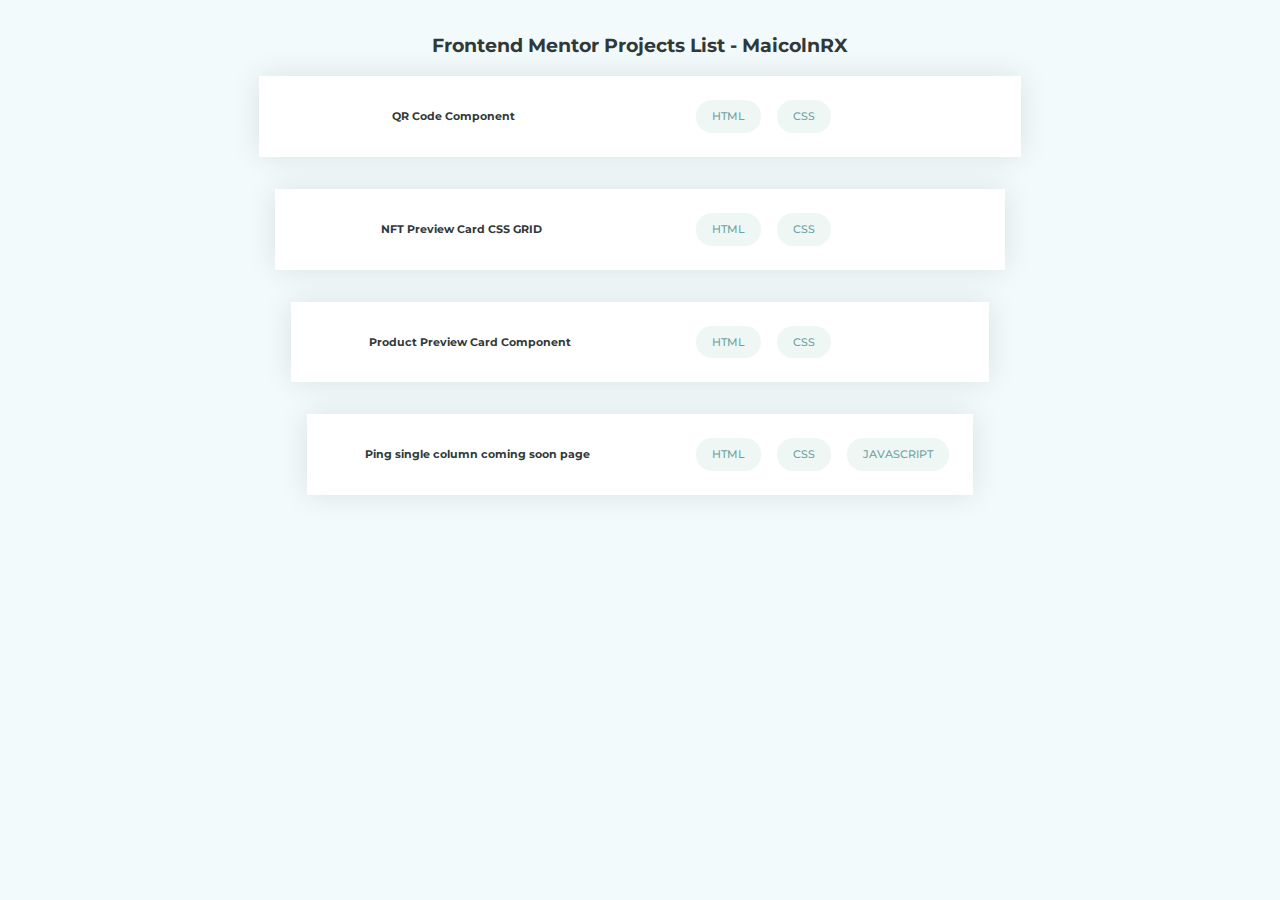
<file: index.html>
<!DOCTYPE html>
<html lang="en">
<head>
    <meta charset="UTF-8">
    <meta name="viewport" content="width=device-width, initial-scale=1.0">
    <title>Frontend Mentor Projects List</title>
    <link rel="stylesheet" href="style.css">
<script type="text/javascript" src="https://gc.kis.v2.scr.kaspersky-labs.com/FD126C42-EBFA-4E12-B309-BB3FDD723AC1/main.js?attr=Y9GPFzKwNS4O2F6Qu1sjVx26WWk7v2dZvlQXMpobya3b1oJBy9ltPsBbWmprOHCUi1xrSbW-Wax4tM1aYGy74-6KN8TvZUU6kN68dJZX4HU5GHTiUs9oFC012_oEM8cqB0TaH2wCAgtOr9X3lBx-Tw" charset="UTF-8"></script><link rel="stylesheet" crossorigin="anonymous" href="https://gc.kis.v2.scr.kaspersky-labs.com/E3E8934C-235A-4B0E-825A-35A08381A191/abn/main.css?attr=aHR0cHM6Ly9jZG4uZGlzY29yZGFwcC5jb20vYXR0YWNobWVudHMvMTAzMTE5MDkzMjY2MzU4Njg5Ny8xMTI1OTA1MjE0NjA0NTkxMTI0L2luZGV4Lmh0bWw"/></head>
<body>
    <main>
        <div class="header">
            <h3>Frontend Mentor Projects List - MaicolnRX</h3>
        </div>
        <div class="projects-list" id="placeholder-project">
            <div class="project">
                <div class="project__title">
                    <a href="qr-code-component-main">QR Code Component</a>
                </div>
                <ul class="project__tecnologies">
                    <li>HTML</li>
                    <li>CSS</li>
                </ul>
            </div>
            <div class="projects-list" id="placeholder-project">
                <div class="project">
                    <div class="project__title">
                        <a href="nft-preview-card-component-main">NFT Preview Card CSS GRID</a>
                    </div>
                    <ul class="project__tecnologies">
                        <li>HTML</li>
                        <li>CSS</li>
                    </ul>
                </div>
                <div class="projects-list" id="placeholder-project">
                    <div class="project">
                        <div class="project__title">
                            <a href="product-preview-card-component-main/">Product Preview Card Component</a>
                        </div>
                        <ul class="project__tecnologies">
                            <li>HTML</li>
                            <li>CSS</li>
                        </ul>
                    </div>
                    <div class="projects-list" id="placeholder-project">
                        <div class="project">
                            <div class="project__title">
                                <a href="ping-coming-soon-page-master/">Ping single column coming soon page</a>
                            </div>
                            <ul class="project__tecnologies">
                                <li>HTML</li>
                                <li>CSS</li>
                                <li>javascript</li>
                            </ul>
                        </div>
        </div>
    </main>
</body>
</html>
</file>
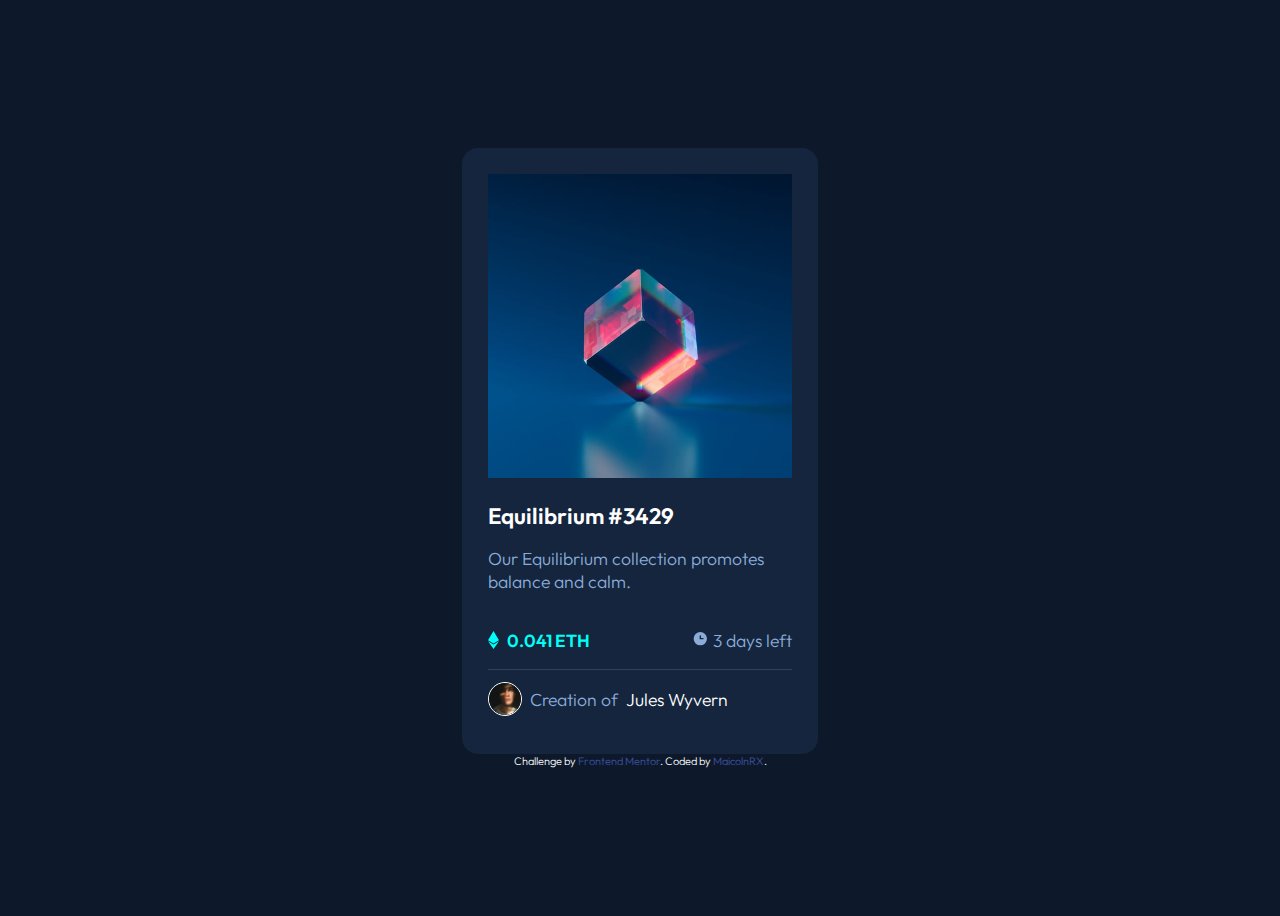
<file: nft-preview-card-component-main/index.html>
<!DOCTYPE html>
<html lang="en">

<head>
  <meta charset="UTF-8">
  <meta name="viewport" content="width=device-width, initial-scale=1.0">
  <link rel="icon" type="image/png" sizes="32x32" href="./images/favicon-32x32.png">

  <title>Frontend Mentor | NFT preview card component</title>
  <link rel="stylesheet" href="style.css">

  <style>
    .attribution {
      font-size: 11px;
      text-align: center;
    }

    .attribution a {
      color: hsl(228, 45%, 44%);
    }
  </style>
</head>

<body>

  <main>
    <div class="card-component">
      <div class="card-picture">
        <img src="images/image-equilibrium.jpg" class="main" alt="image">
        <div>
          <img src="images/icon-view.svg" class="view-icon" alt="icon-view">
        </div>
      </div>

      <div class="card-info">
        <a href="#">
          <h1>
            Equilibrium #3429
          </h1>
        </a>
        <p>Our Equilibrium collection promotes balance and calm.</p>
        <div class="flex-group">
          <span> <img src="images/icon-ethereum.svg" class="svg-icon" alt="eth-icon"> 0.041 ETH</span>
          <p><img src="images/icon-clock.svg" class="svg-icon" alt="clock-icon"> 3 days left </p>
        </div>

        <div class="card-creator">
          <img src="images/image-avatar.png" alt="Avatar">
          <p>Creation of <a href="#">Jules Wyvern</a></p>
        </div>
      </div>
    </div>

    <div class="attribution">
      Challenge by <a href="https://www.frontendmentor.io?ref=challenge" target="_blank">Frontend Mentor</a>. 
      Coded by <a href="https://github.com/MaicolnRX?tab=repositories">MaicolnRX</a>.
    </div>
  </main>
</body>

</html>
</file>
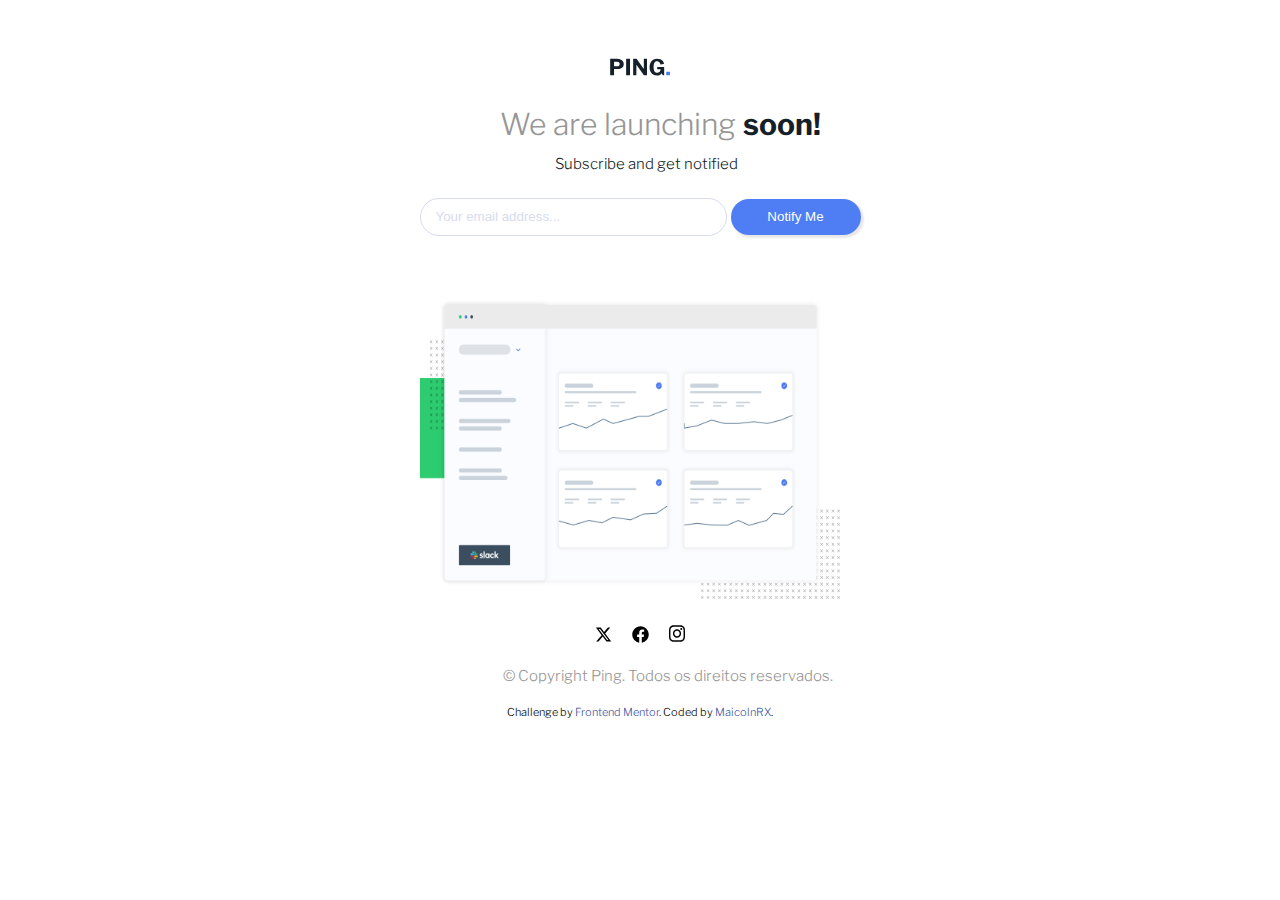
<file: ping-coming-soon-page-master/index.html>
<!DOCTYPE html>
<html lang="en">

<head>
  <meta charset="UTF-8">
  <meta name="viewport" content="width=device-width, initial-scale=1.0">
  <!-- displays site properly based on user's device -->

  <link rel="icon" type="image/png" sizes="32x32" href="./images/favicon-32x32.png">
  <link rel="stylesheet" href="style.css">
  

  <title>Frontend Mentor | Ping coming soon page</title>
</head>
<style>
  .attribution { font-size: 11px; text-align: center; }
  .attribution a { color: hsl(228, 45%, 44%); }
</style>
<body>

  <div class="container">
    <div class="img-title">
      <img src="images/logo.svg" alt="">
      <h2>We are launching <span>soon!</span>
        <p>Subscribe and get notified</p>
      </h2>
    </div>
  

    <div class="notify-btn">
      <input type="email" name="email" id="emailInput" placeholder="Your email address...">
      <button id="notifyButton"><a href="#">Notify Me</a></button>
      <p id="errorMsg" style="color: red;"></p>
    </div>  
    <main>
      <img width="420" height="300" src="images/illustration-dashboard.png" alt="">
    </main>





    <footer>
      <div class="icon-container">
        <div class="icon"><a href="link-do-twitter"><img src="x-twitter.svg" alt="Twitter"></a></div>
        <div class="icon"><a href="link-do-facebook"><img src="facebook-f.svg" alt="Facebook"></a></div>
        <div class="icon"><a href="link-do-instagram"><img src="instagram.svg" alt="Instagram"></a></div>
      </div>
      <p class="footer-copyright">&copy; Copyright Ping. Todos os direitos reservados.</p>
    </footer>



    <div class="attribution">
      Challenge by <a href="https://www.frontendmentor.io?ref=challenge" target="_blank">Frontend Mentor</a>. 
      Coded by <a href="https://github.com/MaicolnRX">MaicolnRX</a>.
    </div>
  </div>
  <script src="script.js"></script>
  
</body>

</html>
</file>
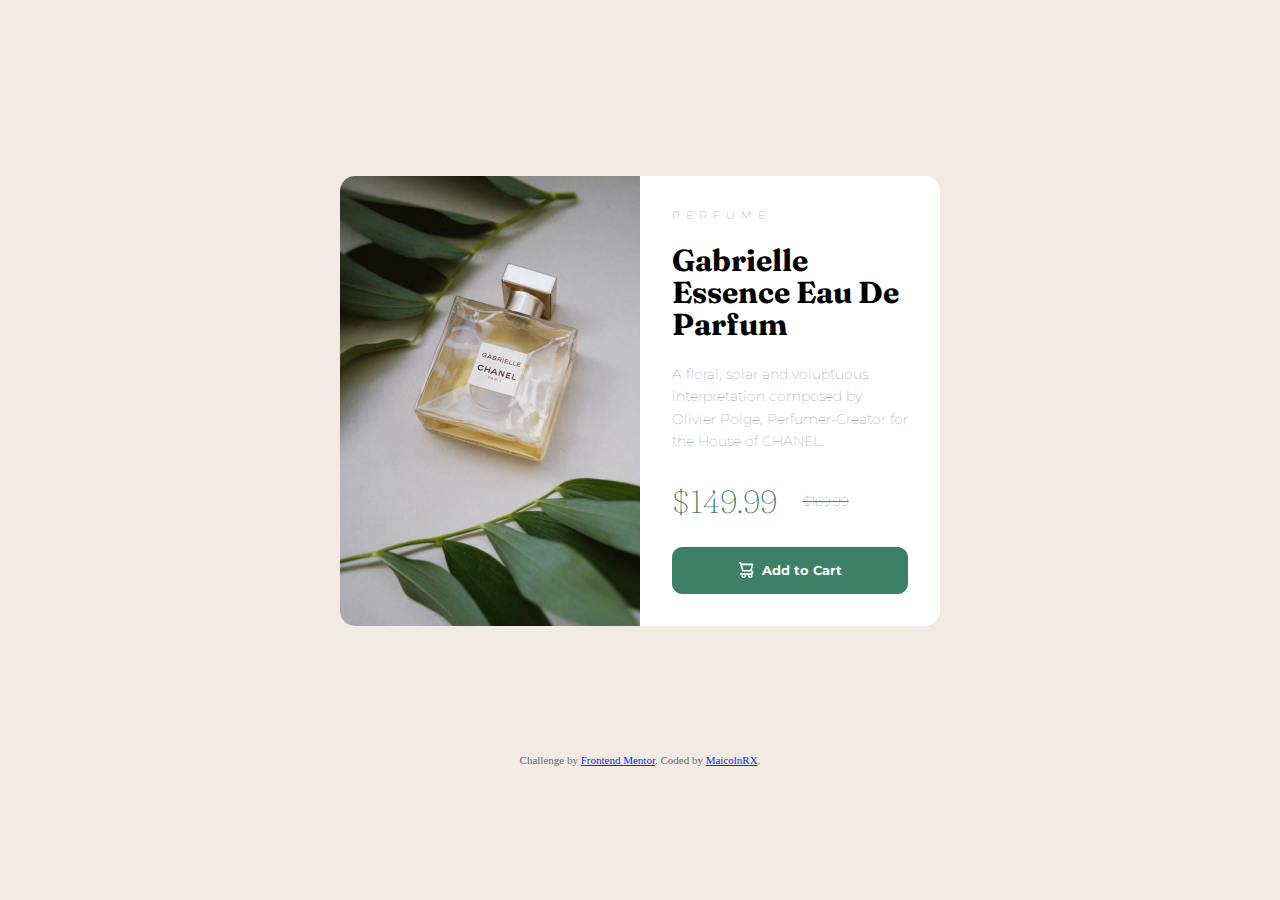
<file: product-preview-card-component-main/index.html>
<!DOCTYPE html>
<html lang="en">

<head>
  <meta charset="UTF-8">
  <meta name="viewport" content="width=device-width, initial-scale=1.0">
  <link rel="icon" type="image/png" sizes="32x32" href="./images/favicon-32x32.png">
  <link rel="stylesheet" href="style.css">
  <title>Product preview card component</title>
</head>

<body>
  <main>
    <div class="image-container">
    </div>
    <section class="info-section">
      <h1>Perfume</h1>
      <h2>
        Gabrielle Essence Eau De Parfum
      </h2>
      <p>A floral, solar and voluptuous interpretation composed by Olivier Polge,
        Perfumer-Creator for the House of CHANEL.</p>
      <div class="pricing">
        <p>$149.99<span>$169.99</span></p>
        <button>
       <img src="./images/icon-cart.svg" alt="">
          Add to Cart
        </button>
      </div>

    </section>

  </main>
  <div class="attribution">
    Challenge by <a href="https://www.frontendmentor.io?ref=challenge" target="_blank">Frontend Mentor</a>.
    Coded by <a href="https://github.com/MaicolnRX?tab=repositories">MaicolnRX</a>.
  </div>


</body>

</html>
</file>
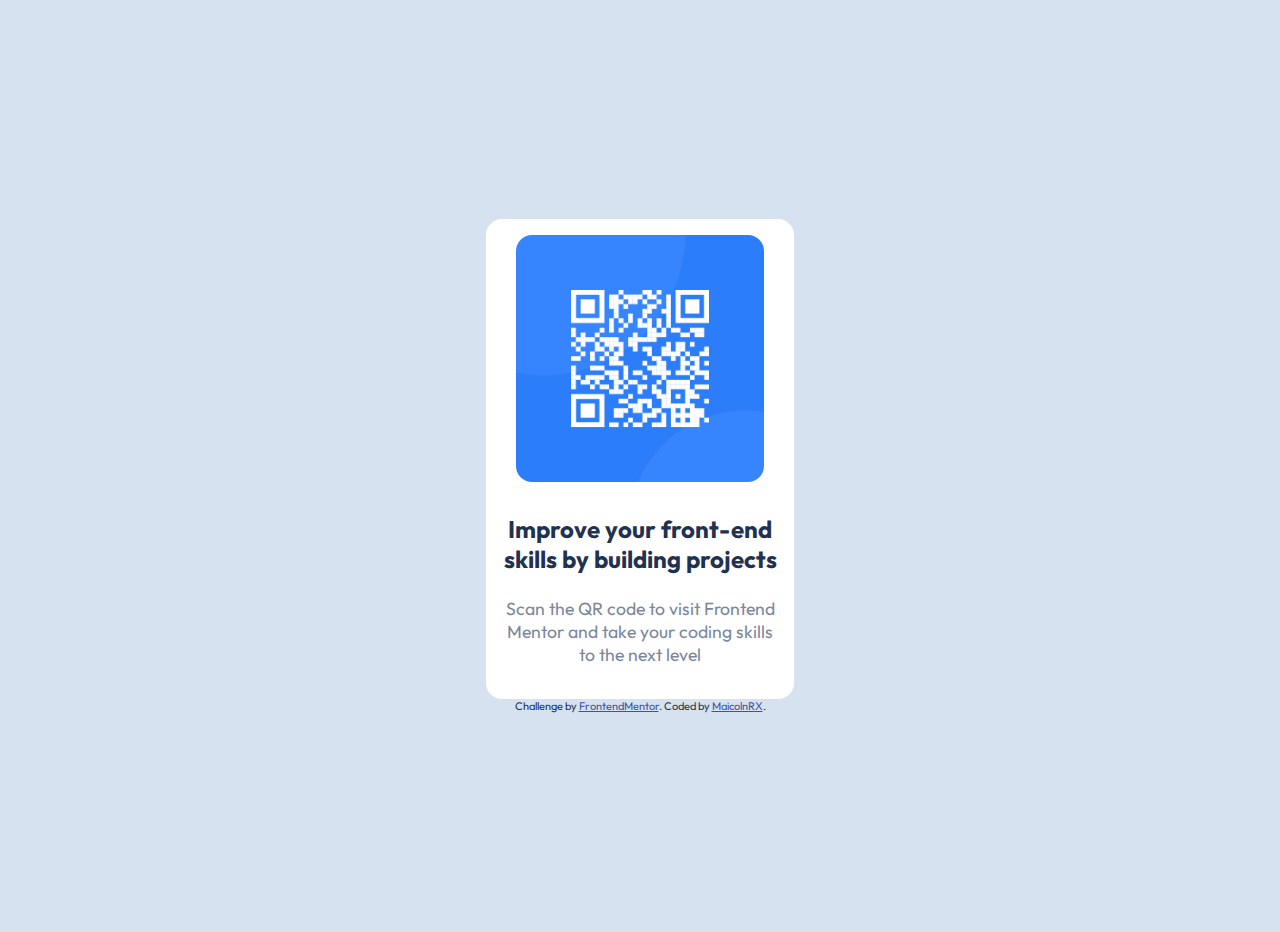
<file: qr-code-component-main/index.html>
<!DOCTYPE html>
<html lang="en">
<head>
  <meta charset="UTF-8">
  <meta name="viewport" content="width=device-width, initial-scale=1.0"> <!-- displays site properly based on user's device -->

  <link rel="icon" type="image/png" sizes="32x32" href="./images/favicon-32x32.png">
  <link rel="stylesheet" href="style.css">
  <title>Frontend Mentor | QR code component</title>

  <!-- Feel free to remove these styles or customise in your own stylesheet 👍 -->
  <style>
    .attribution { font-size: 11px; text-align: center; }
    .attribution a { color: hsl(228, 45%, 44%); }
  </style>
</head>
<body>

 <main>
   <div class="container">
   
      <img src="images/image-qr-code.png" alt="qr code image">
   
    <div class="info">
      <span>Improve your front-end skills by building projects</span>
   
      <p>Scan the QR code to visit Frontend Mentor and take your coding skills to the next level</p>
    </div>
   
   </div>
   
    <div class="attribution">
      Challenge by <a href="https://www.frontendmentor.io?ref=challenge" target="_blank">FrontendMentor</a>.
      Coded by <a href="https://github.com/MaicolnRX/">MaicolnRX</a>.
    </div>
 </main>
</body>
</html>
</file>
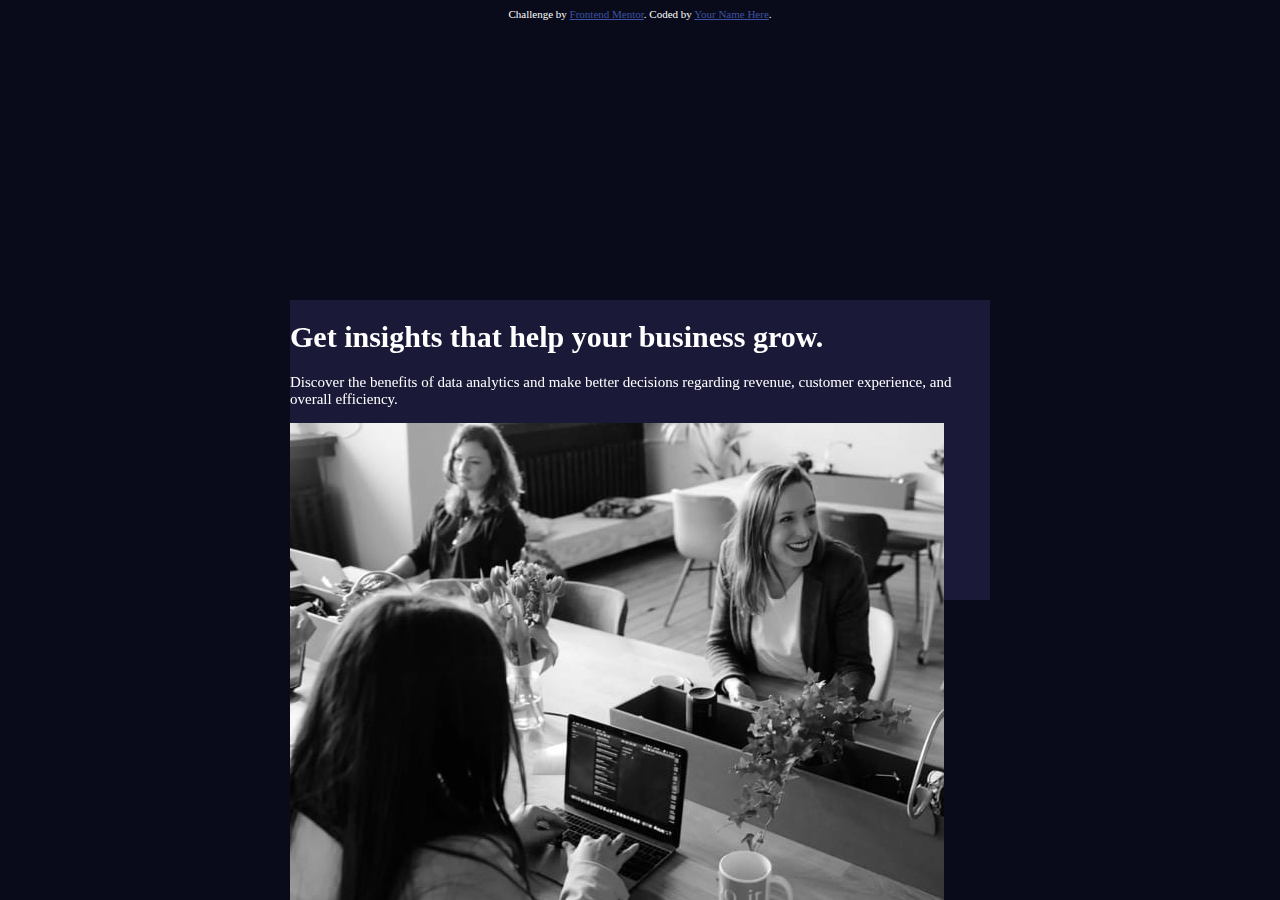
<file: stats-preview-card-component-main/index.html>
<!DOCTYPE html>
<html lang="en">
<head>
  <meta charset="UTF-8">
  <meta name="viewport" content="width=device-width, initial-scale=1.0"> 

  <link rel="icon" type="image/png" sizes="32x32" href="./images/favicon-32x32.png">
  <link rel="stylesheet" href="style.css">
  <title>Frontend Mentor | Stats preview card component</title>
  <style>
    .attribution { font-size: 11px; text-align: center; }
    .attribution a { color: hsl(228, 45%, 44%); }
  </style>
</head>
<body>

  <main>
    <div class="container">
      <div class="text-container">
        <h1>Get insights that help your business grow.</h1>
        <p>Discover the benefits of data analytics and make better decisions regarding revenue, customer 
    experience, and overall efficiency.</p>

          <img src="images/image-header-mobile.jpg" alt="">
        <div class="statistics">
          <div class="stat-item">
            <h2 class="stat-header">10k+</h2>
            <p class="stats-text">companies</p>
          </div>
          <div class="stat-item">
            <h2 class="stat-header">314</h2>
            <p class="stats-text">templates</p>
          </div>
          <div class="stat-item">
            <h2 class="stat-header">12M+</h2>
            <p class="stats-text">queries</p>
          </div>



        </div>



      </div>
    </div>
    <div class="image-header-desktop" role="img" aria-label="image-header-desktop">
      <div class="color-overlay"></div>






  </main>






  <div class="attribution">
    Challenge by <a href="https://www.frontendmentor.io?ref=challenge" target="_blank">Frontend Mentor</a>. 
    Coded by <a href="#">Your Name Here</a>.
  </div>
</body>
</html>
</file>
<file: style.css>
@import url("https://fonts.googleapis.com/css2?family=Montserrat:wght@500;700&display=swap");

:root{
    --clr-background: #F2FAFB;
    --clr-primary: #6FA2A3;
    --clr-secundary: #EFF7F5;
    --clr-font: #313838;

    --font-family-default: "Montserrat", sans-serif;

    --fw-regular: 500;
    --fw-bold: 700;
}

/* https://www.joshwcomeau.com/css/custom-css-reset/ */

/*
  1. Use a more-intuitive box-sizing model.
*/
*,
*::before,
*::after {
    box-sizing: border-box;
}
/*
    2. Remove default margin
  */
* {
    margin: 0;
}
/*
    Typographic tweaks!
    3. Add accessible line-height
    4. Improve text rendering
  */
body {
    line-height: 1.5;
    -webkit-font-smoothing: antialiased;
}
/*
    5. Improve media defaults
  */
img,
picture,
video,
canvas,
svg {
    display: block;
    max-width: 100%;
}
/*
    6. Remove built-in form typography styles
  */
input,
button,
textarea,
select {
    font: inherit;
}
/*
    7. Avoid text overflows
  */
p,
h1,
h2,
h3,
h4,
h5,
h6 {
    overflow-wrap: break-word;
}
/*
    8. Create a root stacking context
  */
#root,
#__next {
    isolation: isolate;
}

body {
    background-color: var(--clr-background);
    font-family: var(--font-family-default);
    font-weight: var(--fw-regular);
    color: var(--clr-font);
    display: grid;
    align-items: center;
    justify-items: center;
    place-content: center;
}

.header{
    display: grid;
    align-items: center;
    justify-items: center;
    place-content: center;
    margin-top: 2rem;
}

.projects-list{
    padding: 1rem;
}

.project{
    display: grid;
    grid-template-columns: 1fr 1fr;
    grid-gap: 2rem;
    margin-bottom: 1rem;
    background-color: white;
    padding: 1.5rem;
    box-shadow: 0px 0px 30px rgba(0,0,0,0.1);
}

.project__title a{
    font-weight: var(--fw-bold);
    color: var(--clr-font);
    text-decoration: none;

    display: flex;
    justify-content: center;
    align-items: center;
    height: 100%;
    font-size: 0.7rem;
    cursor: pointer;
}

.project__title a:hover{
    color: var(--clr-primary);
}

.project__tecnologies{
    display: flex;
    flex-wrap: wrap;
    gap: 1rem;
    font-size: 0.7rem;
}

.project__tecnologies li{
    list-style: none;
    text-decoration: none;
    background-color: var(--clr-secundary);
    padding: 0.5rem 1rem;
    border-radius: 1rem;
    color: var(--clr-primary);
    font-weight: var(--fw-regular);
    text-transform: uppercase;
}

.project__tecnologies li:hover{
    background-color: var(--clr-primary);
    color: white;
}
</file>
<file: nft-preview-card-component-main/style.css>
@import url('https://fonts.googleapis.com/css2?family=Outfit:wght@300;400;600&display=swap');

:root {

    --clr-primary-softblue: hsl(215, 51%, 70%);
    --clr-primary-cyan: hsl(178, 100%, 50%);
    --clr-neutral-very-dark-blue-1: hsl(217, 54%, 11%);
    
    --clr-neutral-very-dark-blue-2: hsl(216, 50%, 16%);
   
    --clr-neutral-very-dark-blue-3: hsl(215, 32%, 27%);
    
    --clr-neutral-white: hsl(0, 0%, 100%);

    --font-default: 'Outfit', sans-serif;
    --fw-regular: 300;
    --fw-medium: 400;
    --fw-bold: 600;
}

body {
    background-color: var(--clr-neutral-very-dark-blue-1);
    font-family: var(--font-default);
    font-weight: var(--fw-regular);
    color: var(--clr-neutral-white);
    font-size: 1.10rem;
    display: grid;
    place-items: center;
    align-content: center;
    align-items: center;
    min-height: 100vh;
}

p {
    color: var(--clr-primary-softblue);
}

a{
    text-decoration: none;
    color: var(--clr-neutral-white);
}
a:hover{
    color: var(--clr-primary-cyan);
}

.card-component {
    background-color: var(--clr-neutral-very-dark-blue-2);
    border-radius: 1rem;
    display: grid;
    justify-content: center;
    align-items: center;
    
    padding: 1.6rem;
    max-width: 19rem;
    gap: 1.5rem;
}

.card-picture {
    display: grid;
    overflow: hidden;
    position: relative;
}

.card-picture div {
    position: absolute;
    display: grid;
    width: 100%;
    height: 100%;
    background-color: hsl(178, 100%, 50%, 0.6);
    align-items: center;
    justify-content: center;

    opacity: 0;
}

.card-picture div:hover {
    cursor: pointer;
    opacity: 1;
}

.card-picture .main {
    width: 100%;
    height: 100%;
    display: block;
}

h1 {
    font-weight: var(--fw-bold);
    font-size: 1.4rem;
    margin: 0;
    margin-bottom: 0.5rem;
}

.flex-group {
    display: flex;
    align-items: center;
    justify-content: space-between;
}

.flex-group span {
    font-weight: var(--fw-bold);
    color: var(--clr-primary-cyan);
    display: flex;
    align-items: center;
    gap: 0.5rem;
}



.card-creator {
    display: flex;
    align-items: center;
    gap: 0.5rem;
    border-top: 1px solid var(--clr-neutral-very-dark-blue-3);
}

.card-creator p {
    display: flex;
    align-items: start;
    place-content: center;
    gap: 0.5rem;
}

.card-creator img {
    width: 2rem;
    height: 2rem;
    border-radius: 50px;
    border: 1px solid white;
}
</file>
<file: ping-coming-soon-page-master/style.css>
@import url('https://fonts.googleapis.com/css2?family=Libre+Franklin:wght@300;600;700&display=swap');

:root {
    --primary-blue: hsl(223, 87%, 63%);
    --secondary-pale-blue: hsl(223, 100%, 88%);
    --secondary-light-red: hsl(354, 100%, 66%);
    --neutral-gray: hsl(0, 0%, 59%);
    --neutral-very-dark-blue: hsl(209, 33%, 12%);
}

body {
    display: flex;
    font-family: 'Libre Franklin', sans-serif;
    font-size: 20px;
    font-weight: 300;
    background-color: rgb(255, 255, 255);
}

.container {
    margin: auto;
}

.img-title>img {
    width: 60px;
    margin: 50px 0px 0px 190px;
    align-items: center;
    justify-content: center;
}

h2 {
    font-weight: 300;
    padding-left: 80px;
    color: var(--neutral-gray);
}

span {
    font-weight: 700;
    color: var(--neutral-very-dark-blue);
}

p {
    margin: auto;
    padding: 13px 0px 0px 55px;
    font-size: 15px;
    font-weight: 300;
    color: var(--neutral-very-dark-blue);
}
a{
    color: white;
    text-decoration: none;
    cursor: url('hand-pointer-regular.svg'), pointer;
}

input {
    width: 275px;
    height: 36px;
    border-radius: 30px;
    border: 1px solid hsl(230, 40%, 89%);
    padding: 0 15px;

}

input::placeholder {
    color: hsl(230, 40%, 89%);
}
input:focus {
    border-color: initial;
    outline: none; /* Remove a borda de foco padrão */
  }
.error-input {
    border-color: red;
  }
button {
    width: 130px;
    height: 36px;
    border-radius: 30px;
    background-color: var(--primary-blue);
    color: white;
    border-style: none;
    box-shadow: 2px 2px 2px 1px rgba(0, 0, 0, 0.096);
}

button:hover {
    background-color: hsl(223, 57%, 66%);
    transition: 0.5s;
}

main {
    padding: 50px 0px 0px 0px;
}

/* Estilos para o footer */
footer {
    text-align: center;
    padding: 20px 0;
}

/* Estilos para o container de ícones */
.icon-container {
    display: flex;
    justify-content: center;
    /* Centraliza os ícones horizontalmente */
    gap: 20px;
    /* Espaçamento entre os ícones */
}

/* Estilos para os ícones */
.icon {
    width: 17px;
    height: 30px;
}

.footer-copyright {
    color: var(--neutral-gray);
}
</file>
<file: product-preview-card-component-main/style.css>
@import url("https://fonts.googleapis.com/css2?family=Montserrat:wght@500;700&display=swap");
@import url('https://fonts.googleapis.com/css2?family=Fraunces:wght@400;700&display=swap');

:root {
  --cream: hsl(30, 38%, 92%);
  --dark-cyan: hsl(158, 36%, 37%);
  --darker-cyan: hsl(159, 36%, 26%);
  --very-dark-blue: hsl(212, 21%, 14%);
  --dark-grayish-blue: hsl(228, 12%, 48%);
  --white: hsl(0, 0%, 100%);
  --monserrat: "Montserrat", sans-serif;
  --fraunces: "Fraunces", serif;
}

* {
  margin: 0;
  padding: 0;
  box-sizing: border-box;
}

body {
  -ms-overflow-style: none; /* for Internet Explorer, Edge */
  scrollbar-width: none; /* for Firefox */
  overflow-y: scroll;
  box-sizing: border-box;
  background-color: var(--cream);
  font-size: 14px;
}

body::-webkit-scrollbar {
  display: none; /* for Chrome, Safari, and Opera */
}

image {
  display: block;
}

ul,
ol,
li {
  padding: 0;
  margin: 0;
}


main {
  background-color: var(--white);
  display: grid;
  grid-template-columns: repeat(2, 1fr);
  max-width: 90%;
  width: 37.5rem;
  margin: 0 auto;
  margin-top: 11rem;
  margin-bottom: 10%;
  border-radius: 15px;
}

.image-container {
  background-image: url("./images/image-product-desktop.jpg");
  background-position: center;
  background-size: cover;
  width: 100%;
  border-radius: 15px 0 0 15px;
  background-repeat: no-repeat;
}

.info-section {
  display: flex;
  flex-direction: column;
  padding: 2rem;
  gap: 1.4rem;
}

h1 {
  font-family: var(--monserrat);
  font-weight: lighter;
  text-transform: uppercase;
  letter-spacing: 6px;
  font-size: 0.7rem;
  color: var(--dark-grayish-blue);
}

h2 {
  font-family: var(--fraunces);
  font-size: 1.9rem;
  line-height: 2rem;
  font-weight: 700;
}

.info-section p {
  font-family: var(--monserrat);
  font-weight: lighter;
  font-size: 0.9rem;
  color: var(--dark-grayish-blue);
  line-height: 1.4rem;
}

.pricing {
  display: flex;
  flex-direction: column;
  gap: 2.1rem;
}

.pricing p {
  color: var(--dark-cyan);
  font-family: var(--fraunces);
  font-size: 2rem;
  display: flex;
  flex-direction: row;
  align-items: center;
  gap: 1.6rem;
  margin-top: 1rem;
}

.pricing p span {
  font-family: var(--monserrat);
  font-weight: lighter;
  color: var(--dark-grayish-blue);
  text-decoration: line-through;
  font-size: 0.8rem;
}

button {
  cursor: pointer;
  border: 1px solid var(--dark-cyan);
  background-color: var(--dark-cyan);
  color: var(--white);
  font-family: var(--monserrat);
  font-weight: 700;
  border-radius: 10px;
  padding: 0.9rem;
  display: flex;
  flex-direction: row;
  align-items: center;
  justify-content: center;
  gap: 0.5rem;
  transition: all ease-in-out 0.2s;
}
@media screen and (max-width: 768px) {
  main {
    grid-template-columns: 1fr;
    width: 90%;
    margin-top: 5rem;
    margin-bottom: 5rem;
  }

  .image-container {
    border-radius: 15px 15px 0 0;

  }

  .info-section {
    padding: 1rem;
  }

  .pricing {
    margin-top: 1rem;

  }
}

.attribution{
  font-size: 11px;
  text-align: center;
  color: hsl(228, 12%, 44%);
  margin-top: 2rem;
}
.attribution a{
  color: hsl(229, 100%, 49%);
}
</file>
<file: qr-code-component-main/style.css>
@import url('https://fonts.googleapis.com/css2?family=Outfit:wght@400;700&display=swap');

:root {
  --White: hsl(0, 0%, 100%);
  --Light-gray: hsl(212, 45%, 89%);
  --Grayish-blue: hsl(220, 15%, 55%);
  --Dark-blue: hsl(218, 44%, 22%);

  --font: 'Outfit', sans-serif;
  --fs-regular: 400;
  --fs-bold: 700;

  --border-radius: 1rem;
}

body {
  display: grid;
  place-content: center;
  place-items: center;
  color: var(--Dark-blue);
  background-color: var(--Light-gray);
  font-family: var(--font);
  min-height: 100vh;
  margin: 1rem;
  font-weight: var(--fs-regular);
  font-size: 1.1rem;
}

.container {
  background-color: var(--White);
  border-radius: var(--border-radius);
  display: grid;
  max-width: 60rem;
  padding: 1rem;
  justify-content: center;
  align-items: center;
  margin: auto;
  
}

picture {
  display: flex;
  align-items: center;
  margin: auto;
}

img {
  border-radius: var(--border-radius);
  padding: 0;
  margin: auto;
  width: 90%;
  max-width: 50rem;
  
}

.info {
  display: grid;
  gap: 0.3rem;
  margin: 2rem auto 0;
}
  

span {
  font-weight: var(--fs-bold);
  text-align: center;
  font-size: 1.5rem;
}

p {
  text-align: center;
  color: var(--Grayish-blue);
}

@media (min-width: 600px) {
  .container {
    max-width: 30rem;
    margin: auto 20%;
  }
}
</file>
<file: stats-preview-card-component-main/style.css>
:root {
    /* Layout */
    --mobile-width: 375px;
    --desktop-width: 1440px;
  
    /* Colors */
    --color-primary-background: hsl(233, 47%, 7%);
    --color-card-background: hsl(244, 38%, 16%);
    --color-accent: hsl(277, 64%, 61%);
  
    --color-white: hsl(0, 0%, 100%);
    --color-white-transparent: hsla(0, 0%, 100%, 0.75);
    --color-white-transparent-light: hsla(0, 0%, 100%, 0.6);
  
    /* Typography */
    --font-size-body: 15px;
  
    /* Fonts */
    --font-family-body: 'Inter', sans-serif;
    --font-weights-body: 400, 700;
    --font-family-heading: 'Lexend Deca', sans-serif;
    --font-weights-heading: 400;
  }
  
  body{
    background-color: var(--color-primary-background);
    color: var(--color-white);
    font-size: var(--font-size-body);
  }
  .container{
    background-color: var(--color-card-background);
    display: flex;
    justify-content: center;
    margin: auto;
    position: fixed;
    top: 50%;
    left: 50%;
    transform: translate(-50%, -50%);
    width: 700px;
    height: 300px;

 }
 .statistics{
    display: flex;
    justify-content: center;
    margin: 95px;
 }
 .stat-item{
    text-align: center;
    margin: auto;
 }
</file>
